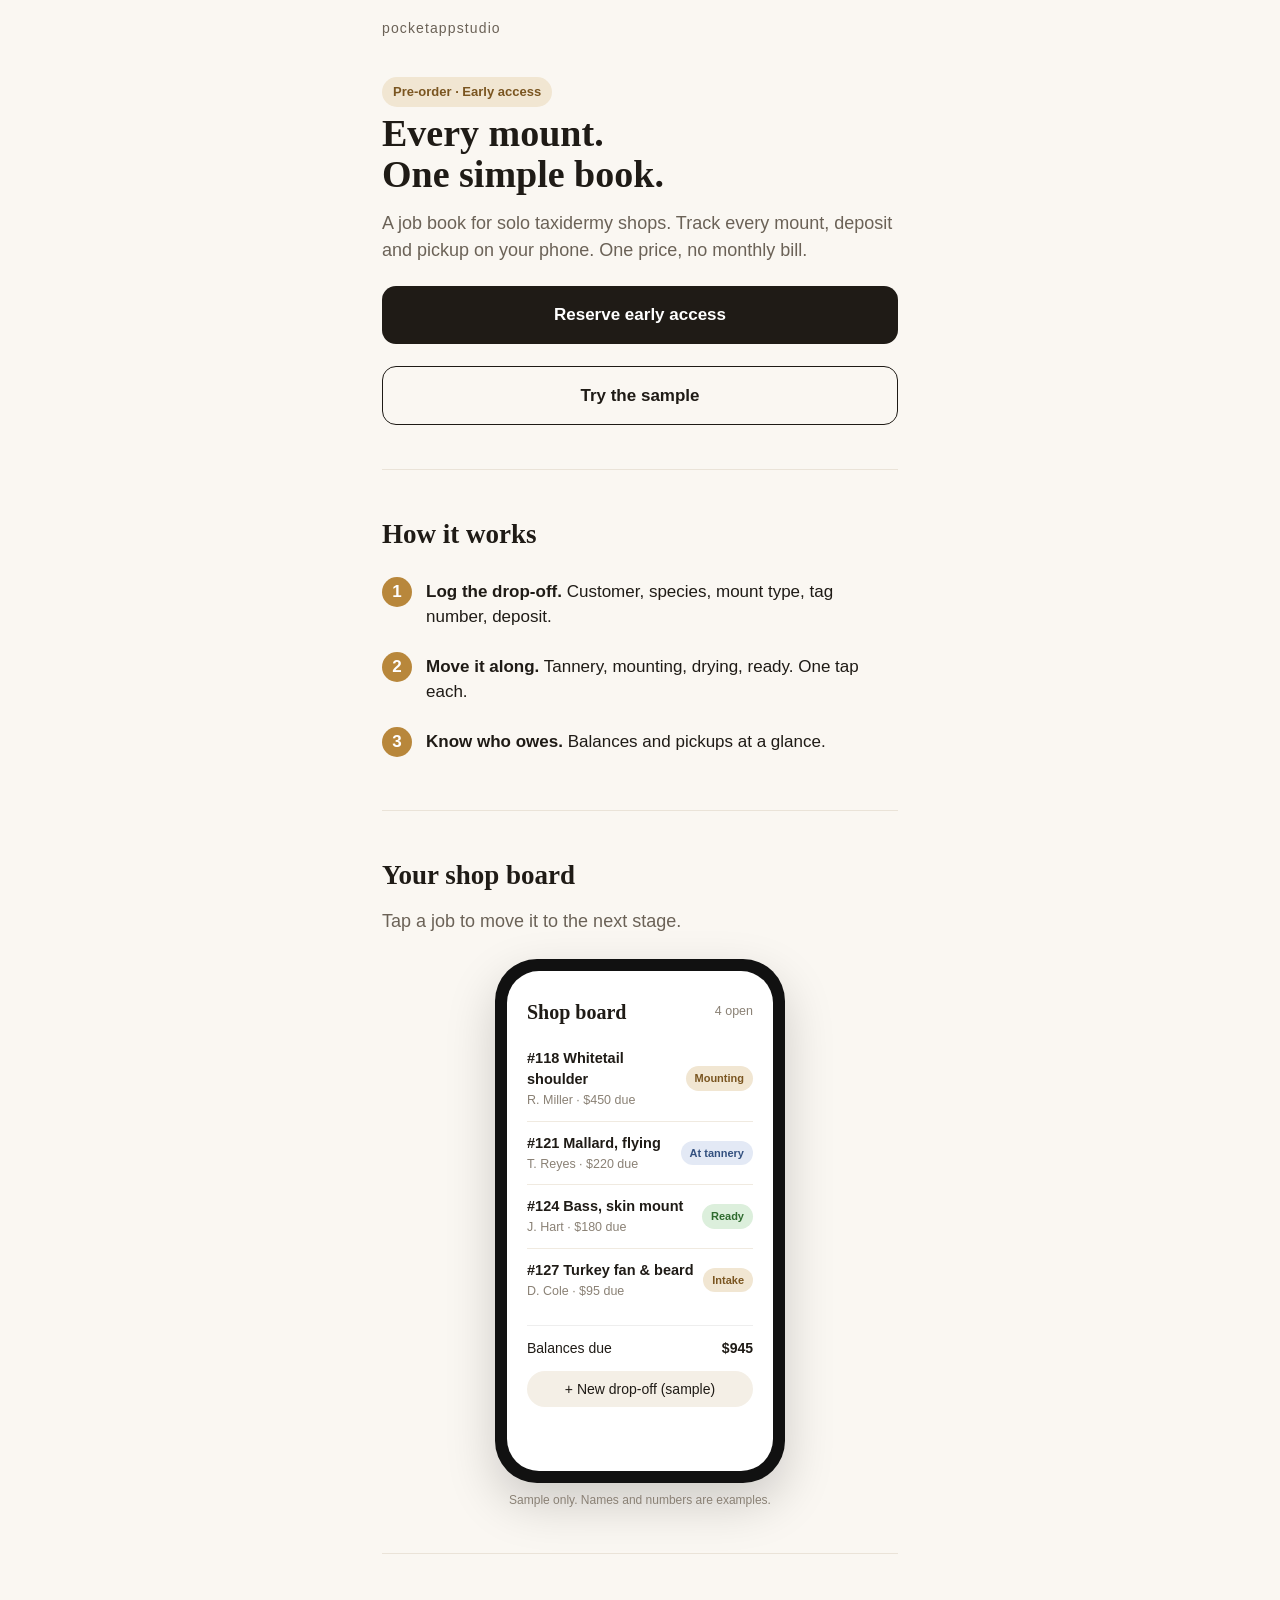
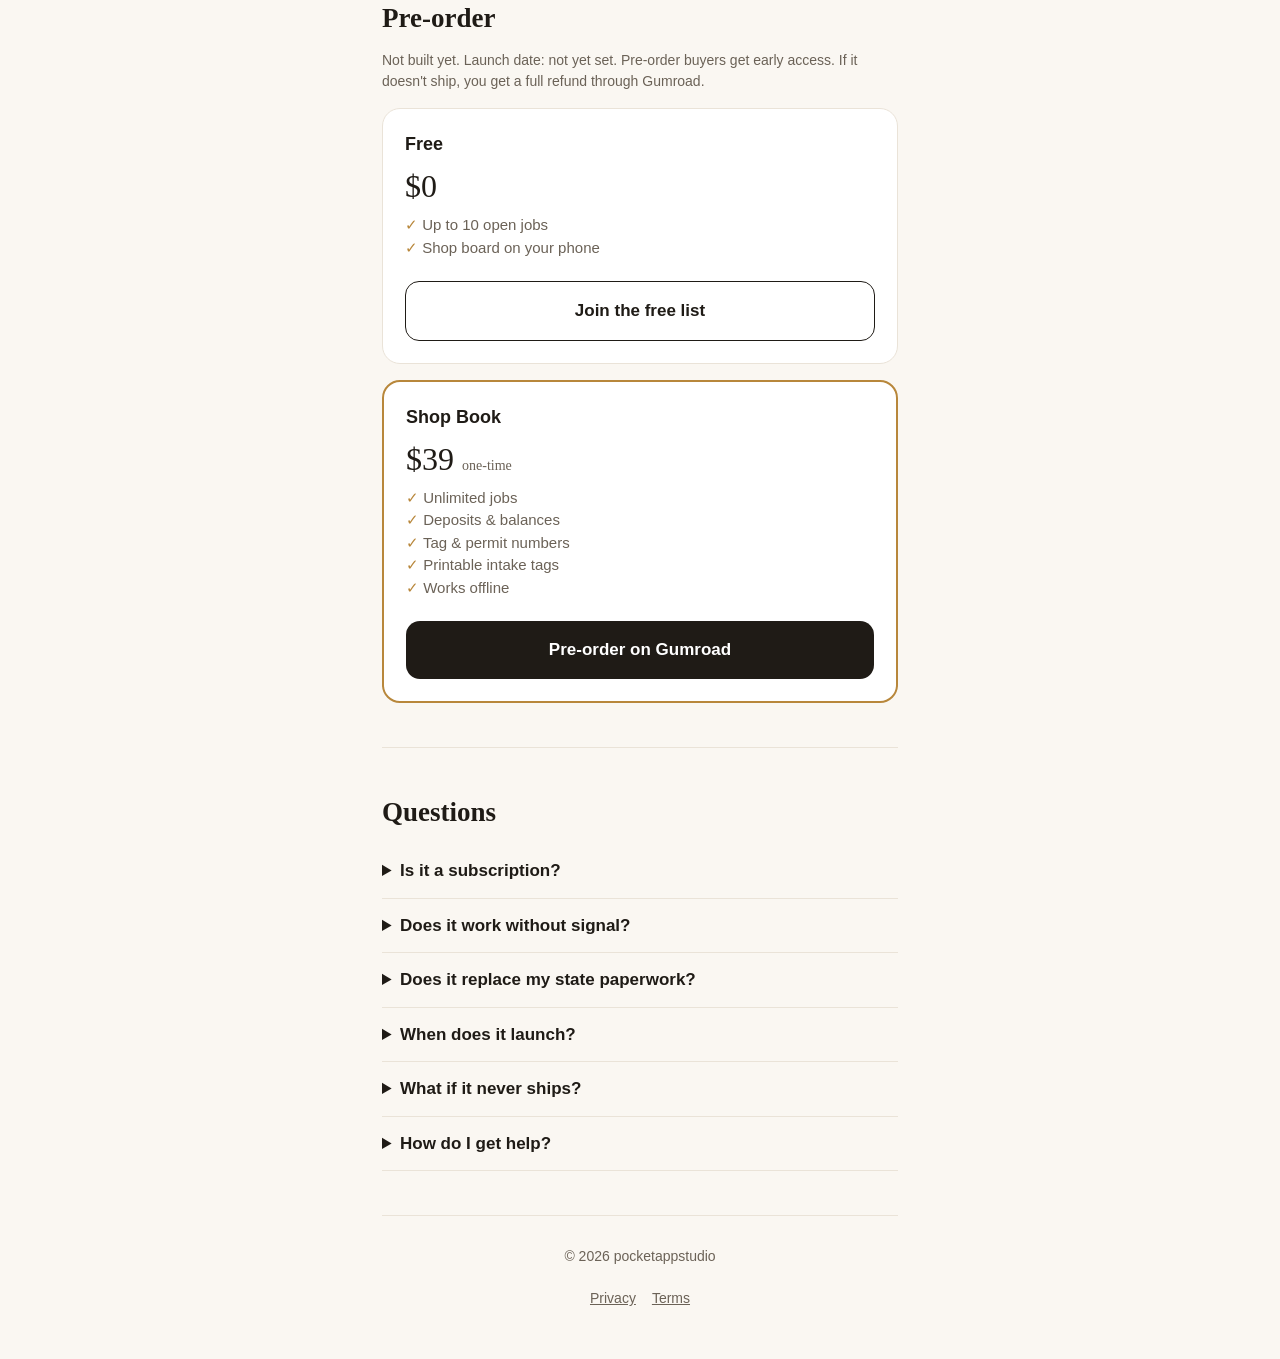
<file: index.html>
<!doctype html><html lang="en"><head><meta charset="utf-8"><meta name="viewport" content="width=device-width,initial-scale=1">
<title>MountBook — pocketappstudio</title><meta name="description" content="A job book for solo taxidermy shops. Track every mount, deposit and pickup on your phone. One price, no monthly bill."><meta property="og:type" content="website">
<meta property="og:url" content="https://pocketappstudio.github.io/mountbook/">
<meta property="og:title" content="MountBook — pocketappstudio">
<meta property="og:description" content="A job book for solo taxidermy shops. Track every mount, deposit and pickup on your phone. One price, no monthly bill.">
<meta property="og:image" content="https://pocketappstudio.github.io/mountbook/og-image.png">
<meta property="og:image:width" content="1200">
<meta property="og:image:height" content="630">
<meta name="twitter:card" content="summary_large_image">
<meta name="twitter:image" content="https://pocketappstudio.github.io/mountbook/og-image.png">
<link rel="stylesheet" href="style.css"></head><body>
<header>pocketappstudio</header><main>
<section id="hero" style="padding-top:20px"><span class="tag">Pre-order · Early access</span>
<h1>Every mount.<br>One simple book.</h1><p class="lead">A job book for solo taxidermy shops. Track every mount, deposit and pickup on your phone. One price, no monthly bill.</p>
<a class="btn" href="#pricing">Reserve early access</a><a class="btn alt" href="#demo">Try the sample</a></section>
<section id="how"><h2>How it works</h2><ol class="steps"><li><b>Log the drop-off.</b> Customer, species, mount type, tag number, deposit.</li><li><b>Move it along.</b> Tannery, mounting, drying, ready. One tap each.</li><li><b>Know who owes.</b> Balances and pickups at a glance.</li></ol></section>
<section id="demo"><h2>Your shop board</h2><p class="lead">Tap a job to move it to the next stage.</p>
<div class="phone"><div class="screen" id="app"><div style="padding:26px 20px"><div class="top"><b style="font-family:Georgia,serif;font-size:20px">Shop board</b><span class="muted" id="cnt"></span></div>
<div id="jobs"></div><div style="margin-top:14px;padding-top:12px;border-top:1px solid #eee;display:flex;justify-content:space-between;font-size:14px"><span>Balances due</span><b id="due"></b></div>
<button class="pill l" style="width:100%;margin-top:12px" onclick="addJob()">+ New drop-off (sample)</button></div></div></div><p class="mini" style="text-align:center">Sample only. Names and numbers are examples.</p></section>
<section id="pricing"><h2>Pre-order</h2>
<p class="fine">Not built yet. Launch date: not yet set. Pre-order buyers get early access. If it doesn't ship, you get a full refund through Gumroad.</p><div class="tier"><h3>Free</h3><div class="price">$0</div><ul><li>Up to 10 open jobs</li><li>Shop board on your phone</li></ul><a class="btn alt" href="https://pocketappstudio.gumroad.com/l/czvtd">Join the free list</a></div><div class="tier best"><h3>Shop Book</h3><div class="price">$39 <span class="fine">one-time</span></div><ul><li>Unlimited jobs</li><li>Deposits & balances</li><li>Tag & permit numbers</li><li>Printable intake tags</li><li>Works offline</li></ul><a class="btn" href="https://pocketappstudio.gumroad.com/l/jnitqs">Pre-order on Gumroad</a></div></section>
<section id="faq"><h2>Questions</h2><details><summary>Is it a subscription?</summary><p>No. Shop Book is one payment.</p></details><details><summary>Does it work without signal?</summary><p>That is the plan: it is designed to work offline in the shop.</p></details><details><summary>Does it replace my state paperwork?</summary><p>No. It helps you keep records, but you are still responsible for your state and federal wildlife rules.</p></details>
<details><summary>When does it launch?</summary><p>Not yet set. Pre-order buyers get early access first.</p></details>
<details><summary>What if it never ships?</summary><p>You get a full refund through Gumroad.</p></details>
<details><summary>How do I get help?</summary><p>Message us through Gumroad.</p></details></section>
</main><footer>© 2026 pocketappstudio<br><br><a href="privacy.html">Privacy</a><a href="terms.html">Terms</a></footer>
<script>const S=["Intake","At tannery","Mounting","Drying","Ready","Picked up"],C=["","b","","b","g","g"];
let J=[{n:"#118 Whitetail shoulder",c:"R. Miller",s:2,b:450},{n:"#121 Mallard, flying",c:"T. Reyes",s:1,b:220},{n:"#124 Bass, skin mount",c:"J. Hart",s:4,b:180},{n:"#127 Turkey fan & beard",c:"D. Cole",s:0,b:95}];
function r(){jobs.innerHTML=J.map((j,i)=>`<div class="row" onclick="adv(${i})"><div><b>${j.n}</b><div class="muted">${j.c} · $${j.b} due</div></div><span class="chip ${C[j.s]}">${S[j.s]}</span></div>`).join("");
due.textContent="$"+J.filter(j=>j.s<5).reduce((a,j)=>a+j.b,0);cnt.textContent=J.filter(j=>j.s<5).length+" open"}
function adv(i){J[i].s=Math.min(5,J[i].s+1);if(J[i].s==5)J[i].b=0;r()}
function addJob(){J.unshift({n:"#"+(128+J.length)+" Elk European",c:"New customer",s:0,b:300});r()}r()</script></body></html>
</file>
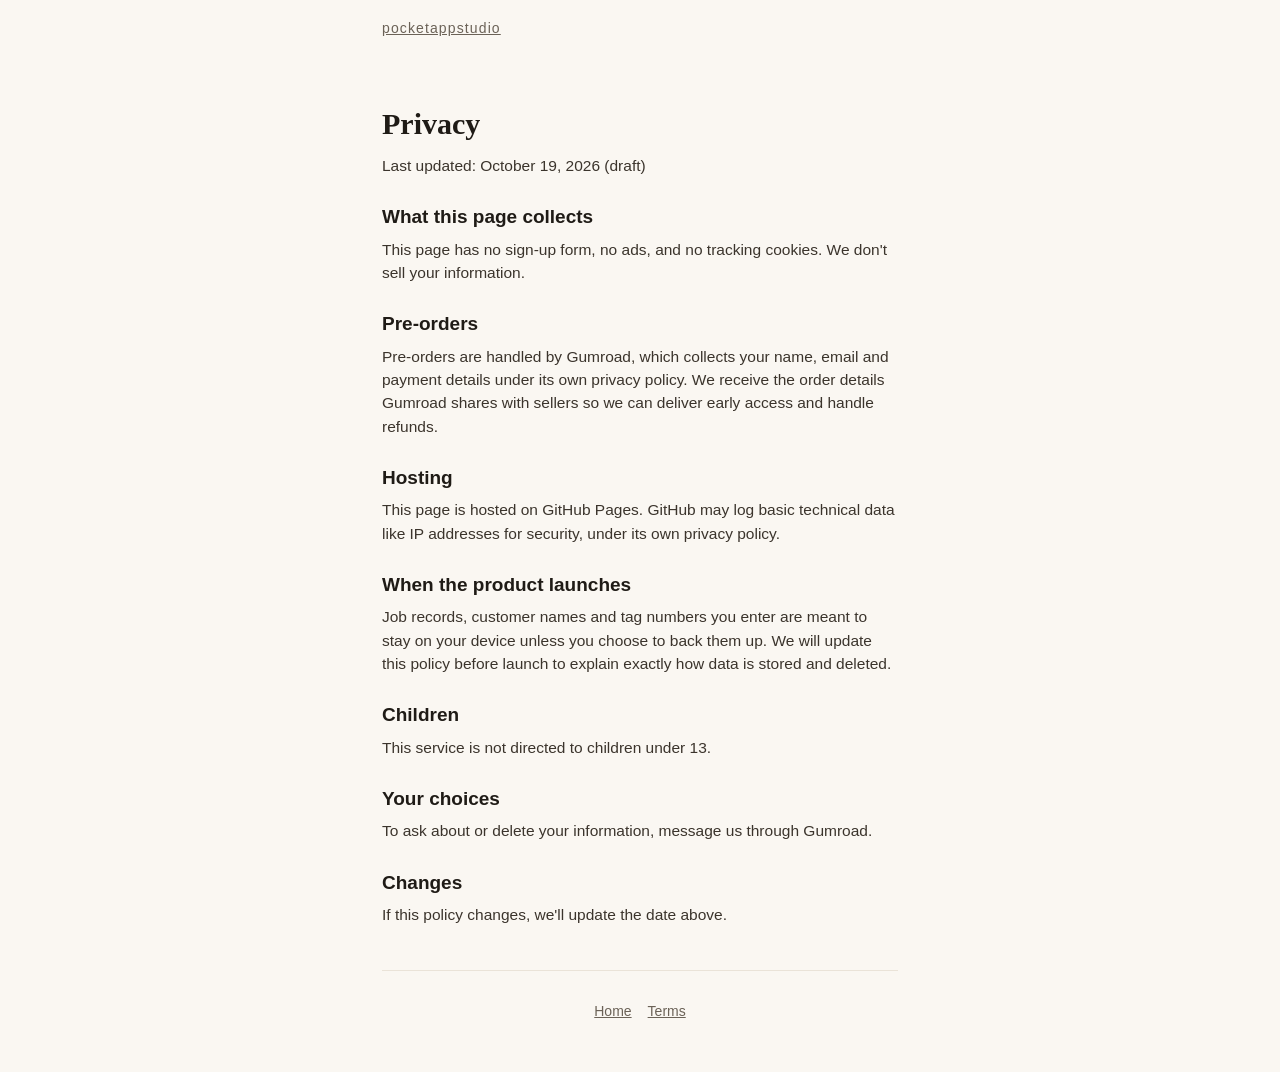
<file: privacy.html>
<!doctype html><html lang="en"><head><meta charset="utf-8"><meta name="viewport" content="width=device-width,initial-scale=1"><title>Privacy — MountBook</title><link rel="stylesheet" href="style.css"></head><body>
<header><a href="index.html" style="color:inherit">pocketappstudio</a></header><main class="doc"><section>
<h1>Privacy</h1><p class="fine">Last updated: October 19, 2026 (draft)</p>
<h2>What this page collects</h2><p>This page has no sign-up form, no ads, and no tracking cookies. We don't sell your information.</p>
<h2>Pre-orders</h2><p>Pre-orders are handled by Gumroad, which collects your name, email and payment details under its own privacy policy. We receive the order details Gumroad shares with sellers so we can deliver early access and handle refunds.</p>
<h2>Hosting</h2><p>This page is hosted on GitHub Pages. GitHub may log basic technical data like IP addresses for security, under its own privacy policy.</p>
<h2>When the product launches</h2><p>Job records, customer names and tag numbers you enter are meant to stay on your device unless you choose to back them up. We will update this policy before launch to explain exactly how data is stored and deleted.</p>
<h2>Children</h2><p>This service is not directed to children under 13.</p>
<h2>Your choices</h2><p>To ask about or delete your information, message us through Gumroad.</p>
<h2>Changes</h2><p>If this policy changes, we'll update the date above.</p></section></main><footer><a href="index.html">Home</a><a href="terms.html">Terms</a></footer></body></html>
</file>
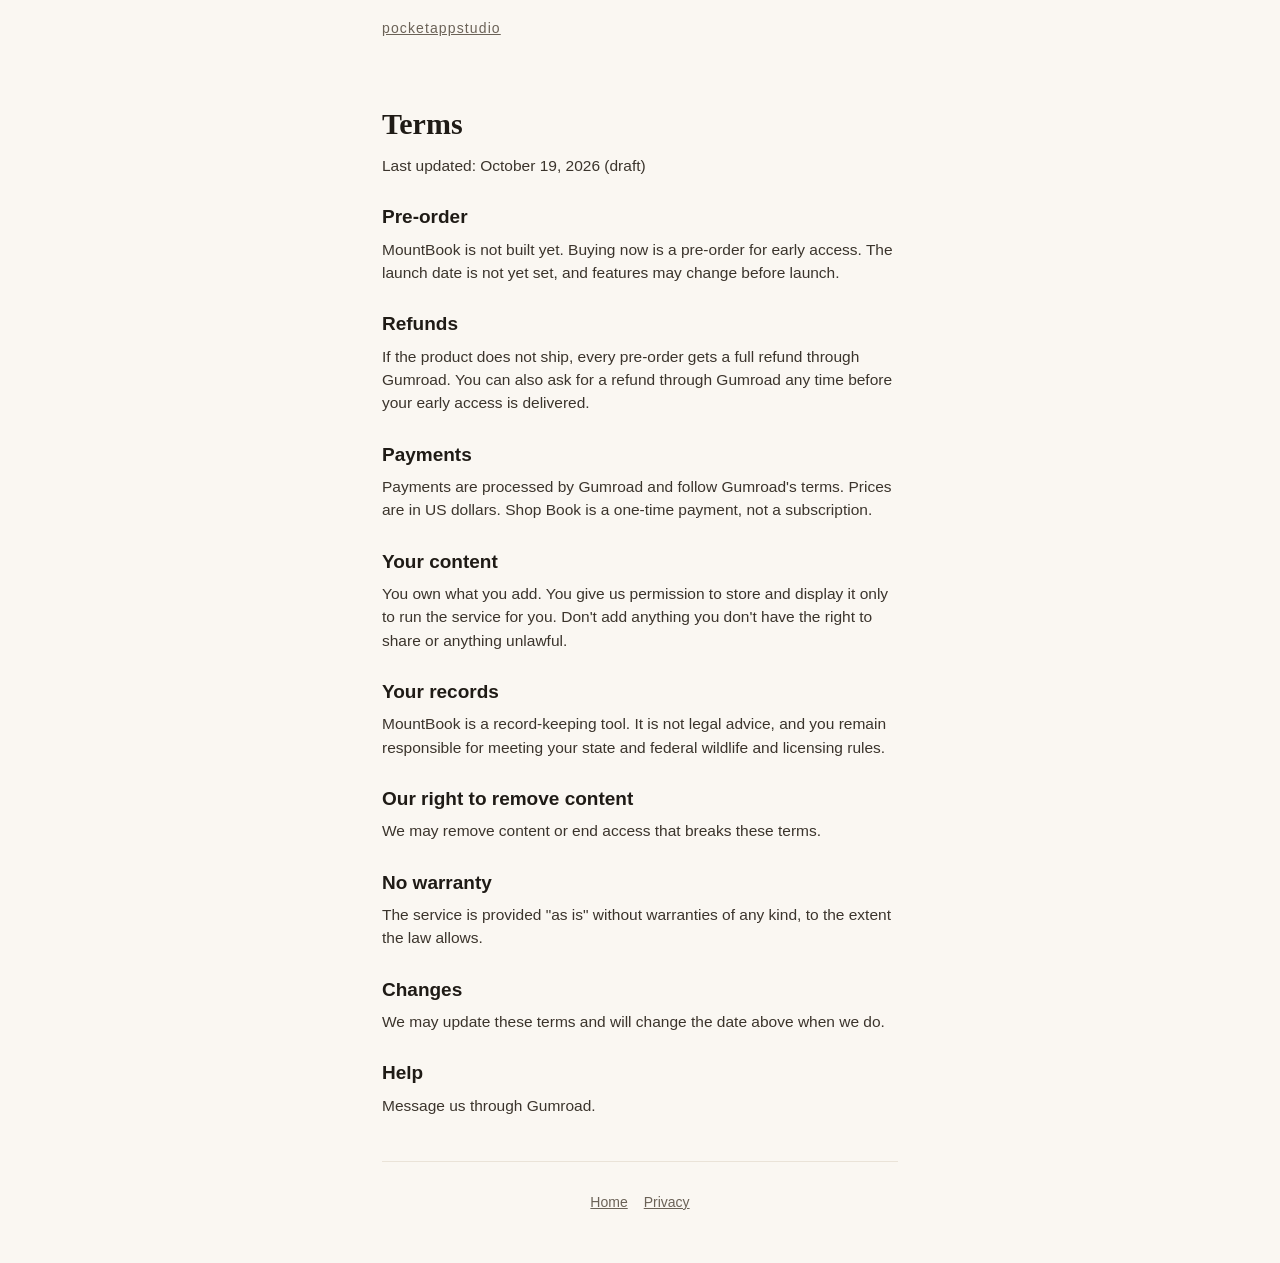
<file: terms.html>
<!doctype html><html lang="en"><head><meta charset="utf-8"><meta name="viewport" content="width=device-width,initial-scale=1"><title>Terms — MountBook</title><link rel="stylesheet" href="style.css"></head><body>
<header><a href="index.html" style="color:inherit">pocketappstudio</a></header><main class="doc"><section>
<h1>Terms</h1><p class="fine">Last updated: October 19, 2026 (draft)</p>
<h2>Pre-order</h2><p>MountBook is not built yet. Buying now is a pre-order for early access. The launch date is not yet set, and features may change before launch.</p>
<h2>Refunds</h2><p>If the product does not ship, every pre-order gets a full refund through Gumroad. You can also ask for a refund through Gumroad any time before your early access is delivered.</p>
<h2>Payments</h2><p>Payments are processed by Gumroad and follow Gumroad's terms. Prices are in US dollars. Shop Book is a one-time payment, not a subscription.</p>
<h2>Your content</h2><p>You own what you add. You give us permission to store and display it only to run the service for you. Don't add anything you don't have the right to share or anything unlawful.</p>
<h2>Your records</h2><p>MountBook is a record-keeping tool. It is not legal advice, and you remain responsible for meeting your state and federal wildlife and licensing rules.</p>
<h2>Our right to remove content</h2><p>We may remove content or end access that breaks these terms.</p>
<h2>No warranty</h2><p>The service is provided "as is" without warranties of any kind, to the extent the law allows.</p>
<h2>Changes</h2><p>We may update these terms and will change the date above when we do.</p>
<h2>Help</h2><p>Message us through Gumroad.</p></section></main><footer><a href="index.html">Home</a><a href="privacy.html">Privacy</a></footer></body></html>
</file>
<file: style.css>
*{box-sizing:border-box;margin:0;padding:0}
:root{--bg:#faf7f2;--ink:#1f1b16;--mute:#6b6257;--gold:#b8873b;--card:#fff;--line:#eae3d8}
body{font-family:-apple-system,BlinkMacSystemFont,"Segoe UI",Roboto,sans-serif;background:var(--bg);color:var(--ink);line-height:1.5;font-size:17px}
main,.wrap{max-width:560px;margin:0 auto;padding:0 22px}
header{padding:18px 22px;font-size:14px;letter-spacing:.08em;color:var(--mute);text-transform:lowercase;max-width:560px;margin:0 auto}
section{padding:44px 0;border-bottom:1px solid var(--line)}
h1{font-family:Georgia,serif;font-size:38px;line-height:1.1;font-weight:600;margin:6px 0 14px}
h2{font-family:Georgia,serif;font-size:27px;font-weight:600;margin-bottom:12px}
.tag{display:inline-block;background:#f1e6d2;color:#7a5520;font-size:13px;font-weight:600;padding:5px 11px;border-radius:99px}
p.lead{color:var(--mute);font-size:18px}
.btn{display:block;text-align:center;background:var(--ink);color:#fff;text-decoration:none;padding:16px;border-radius:14px;font-weight:600;margin-top:22px}
.btn.alt{background:transparent;color:var(--ink);border:1.5px solid var(--ink)}
ol.steps{list-style:none;counter-reset:s}
ol.steps li{counter-increment:s;padding:12px 0 12px 44px;position:relative}
ol.steps li:before{content:counter(s);position:absolute;left:0;top:10px;width:30px;height:30px;border-radius:50%;background:var(--gold);color:#fff;text-align:center;line-height:30px;font-weight:700}
.phone{width:290px;margin:24px auto 0;background:#111;border-radius:42px;padding:12px;box-shadow:0 20px 50px rgba(0,0,0,.18)}
.screen{background:var(--card);border-radius:32px;min-height:500px;overflow:hidden;position:relative}
.pg{display:none;padding:30px 22px;min-height:500px;flex-direction:column}
.pg.on{display:flex}
.pg small{color:var(--gold);font-weight:700;font-size:12px;letter-spacing:.1em;text-transform:uppercase}
.pg h3{font-family:Georgia,serif;font-size:23px;margin:8px 0 12px}
.pg p{font-size:15.5px}
.verse{font-family:Georgia,serif;font-style:italic;font-size:17px;border-left:3px solid var(--gold);padding-left:12px}
.cite{font-size:12px;color:var(--mute);margin-top:8px}
.play{display:flex;align-items:center;gap:10px;background:#f4efe6;border:0;border-radius:14px;padding:12px;margin-top:16px;font-size:14px;width:100%;cursor:pointer}
.play b{width:34px;height:34px;border-radius:50%;background:var(--ink);color:#fff;display:grid;place-items:center}
.bar{height:4px;background:#e2d8c8;border-radius:4px;margin-top:8px;overflow:hidden}.bar i{display:block;height:100%;width:0;background:var(--gold);transition:width 3s linear}
.nav{display:flex;justify-content:space-between;align-items:center;margin-top:auto;padding-top:20px}
.nav button{border:0;background:var(--ink);color:#fff;border-radius:99px;padding:10px 18px;font-size:14px}
.nav button[disabled]{opacity:.25}
.dots{display:flex;gap:6px}.dots span{width:7px;height:7px;border-radius:50%;background:#ddd}.dots span.on{background:var(--gold)}
.sample{font-size:11px;color:#a33;font-weight:700;letter-spacing:.06em}
.tier{background:var(--card);border:1px solid var(--line);border-radius:18px;padding:22px;margin-top:16px}
.tier.best{border:2px solid var(--gold)}
.tier h3{font-size:18px}.price{font-family:Georgia,serif;font-size:32px;margin:4px 0}
.tier ul{list-style:none;color:var(--mute);font-size:15px}.tier li:before{content:"✓  ";color:var(--gold)}
.fine{font-size:14px;color:var(--mute)}
details{border-bottom:1px solid var(--line);padding:14px 0}summary{font-weight:600;cursor:pointer}details p{color:var(--mute);margin-top:8px;font-size:15px}
footer{padding:30px 22px 50px;text-align:center;font-size:14px;color:var(--mute)}footer a{color:var(--mute);margin:0 8px}
.doc h1{font-size:30px}.doc h2{font-size:19px;margin:26px 0 6px;font-family:inherit}.doc p,.doc li{font-size:15.5px;color:#3b342c}.doc ul{padding-left:20px}

.row{display:flex;justify-content:space-between;align-items:center;padding:11px 0;border-bottom:1px solid #f0eae0;font-size:14.5px;cursor:pointer}
.row:last-child{border:0}.chip{font-size:11px;font-weight:700;padding:4px 9px;border-radius:99px;background:#f1e6d2;color:#7a5520;white-space:nowrap}
.chip.g{background:#dcefdc;color:#2f6b2f}.chip.b{background:#e3e9f5;color:#33507f}.chip.r{background:#f6e0dc;color:#8a3a2a}
.muted{color:#8a8175;font-size:12.5px}.big{font-size:21px;line-height:1.4;font-family:Georgia,serif}
.pill{border:0;border-radius:99px;padding:10px 16px;font-size:14px;background:var(--ink);color:#fff;cursor:pointer}
.pill.l{background:#f4efe6;color:var(--ink)}.mini{font-size:12px;margin-top:8px;color:#8a8175}
input.in{width:100%;border:1px solid #e2d8c8;border-radius:10px;padding:10px;font-size:14px;margin-top:8px;font-family:inherit}
.sig{background:#fbf8f2;border-radius:10px;padding:8px 10px;margin-top:6px;font-size:13.5px}.sig b{font-size:12px;color:#7a5520}
.top{display:flex;justify-content:space-between;align-items:center;margin-bottom:10px}
.screen{overflow-y:auto}
</file>
